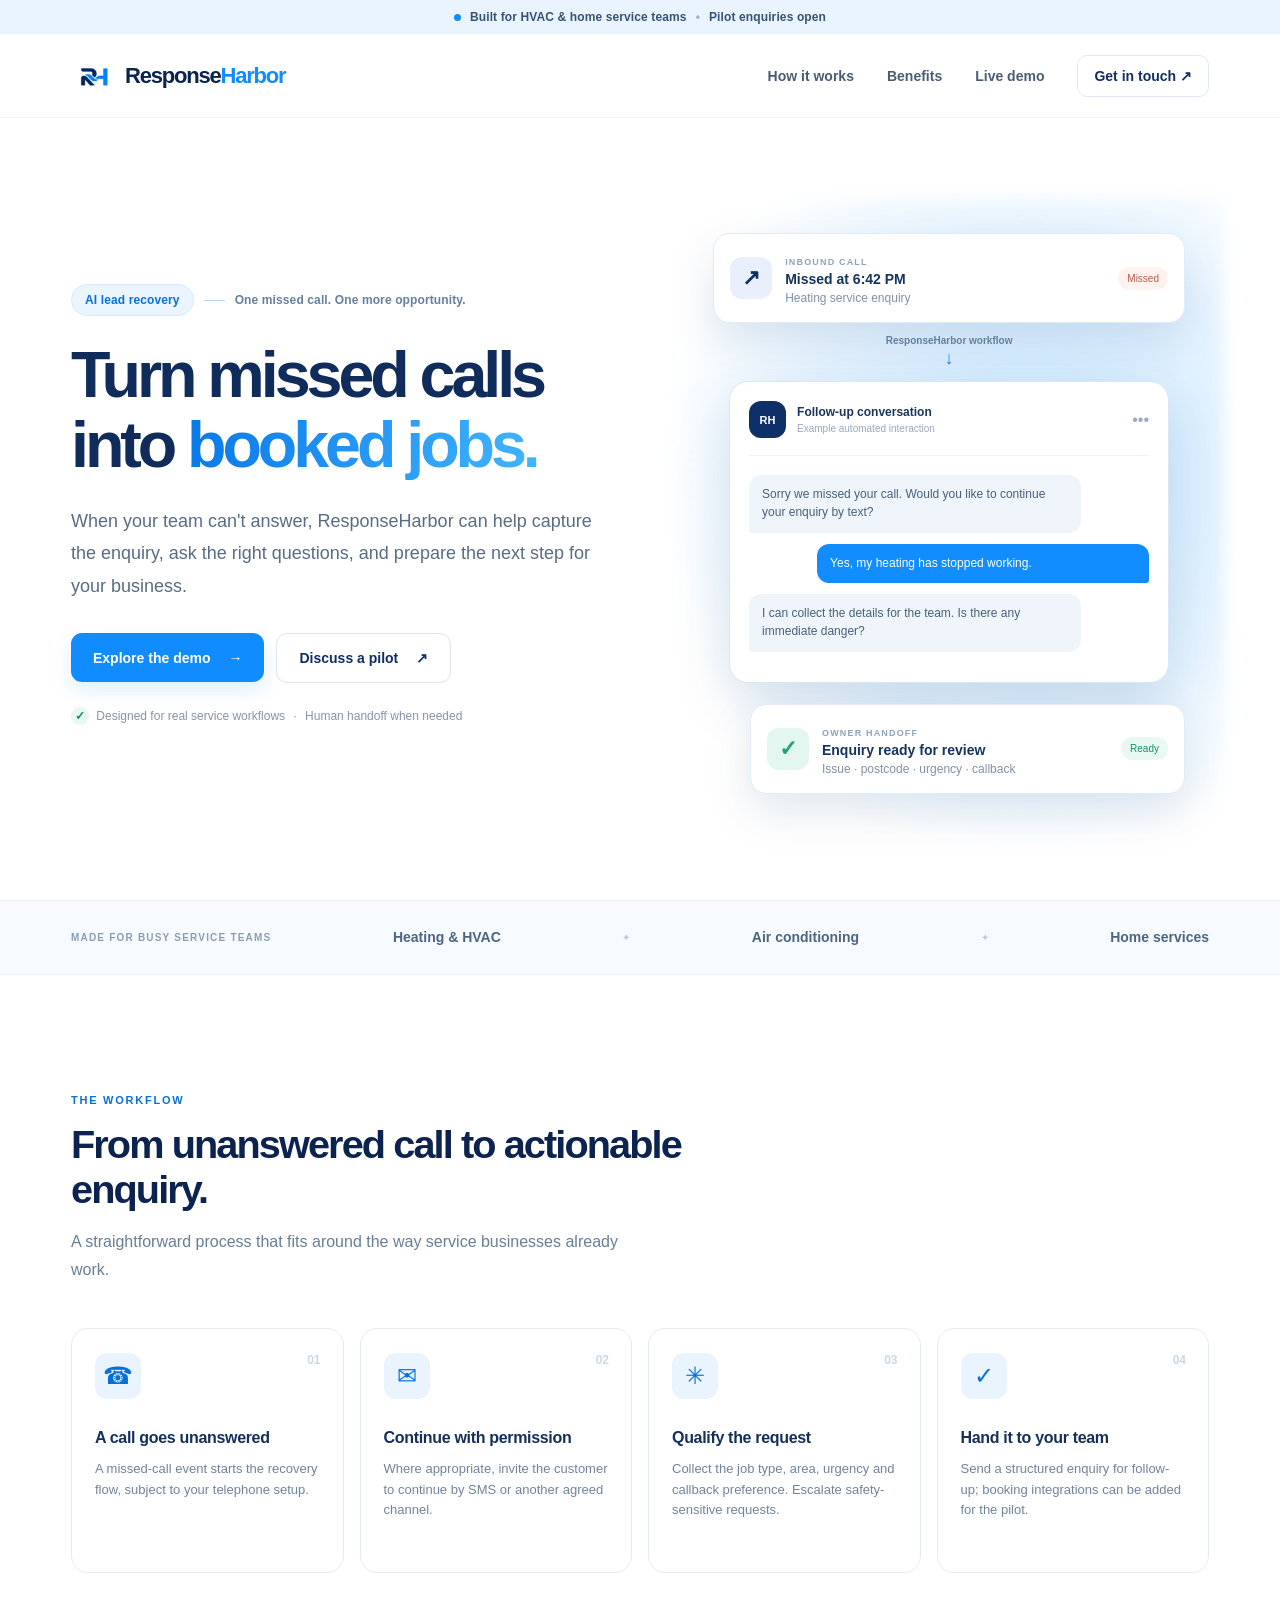
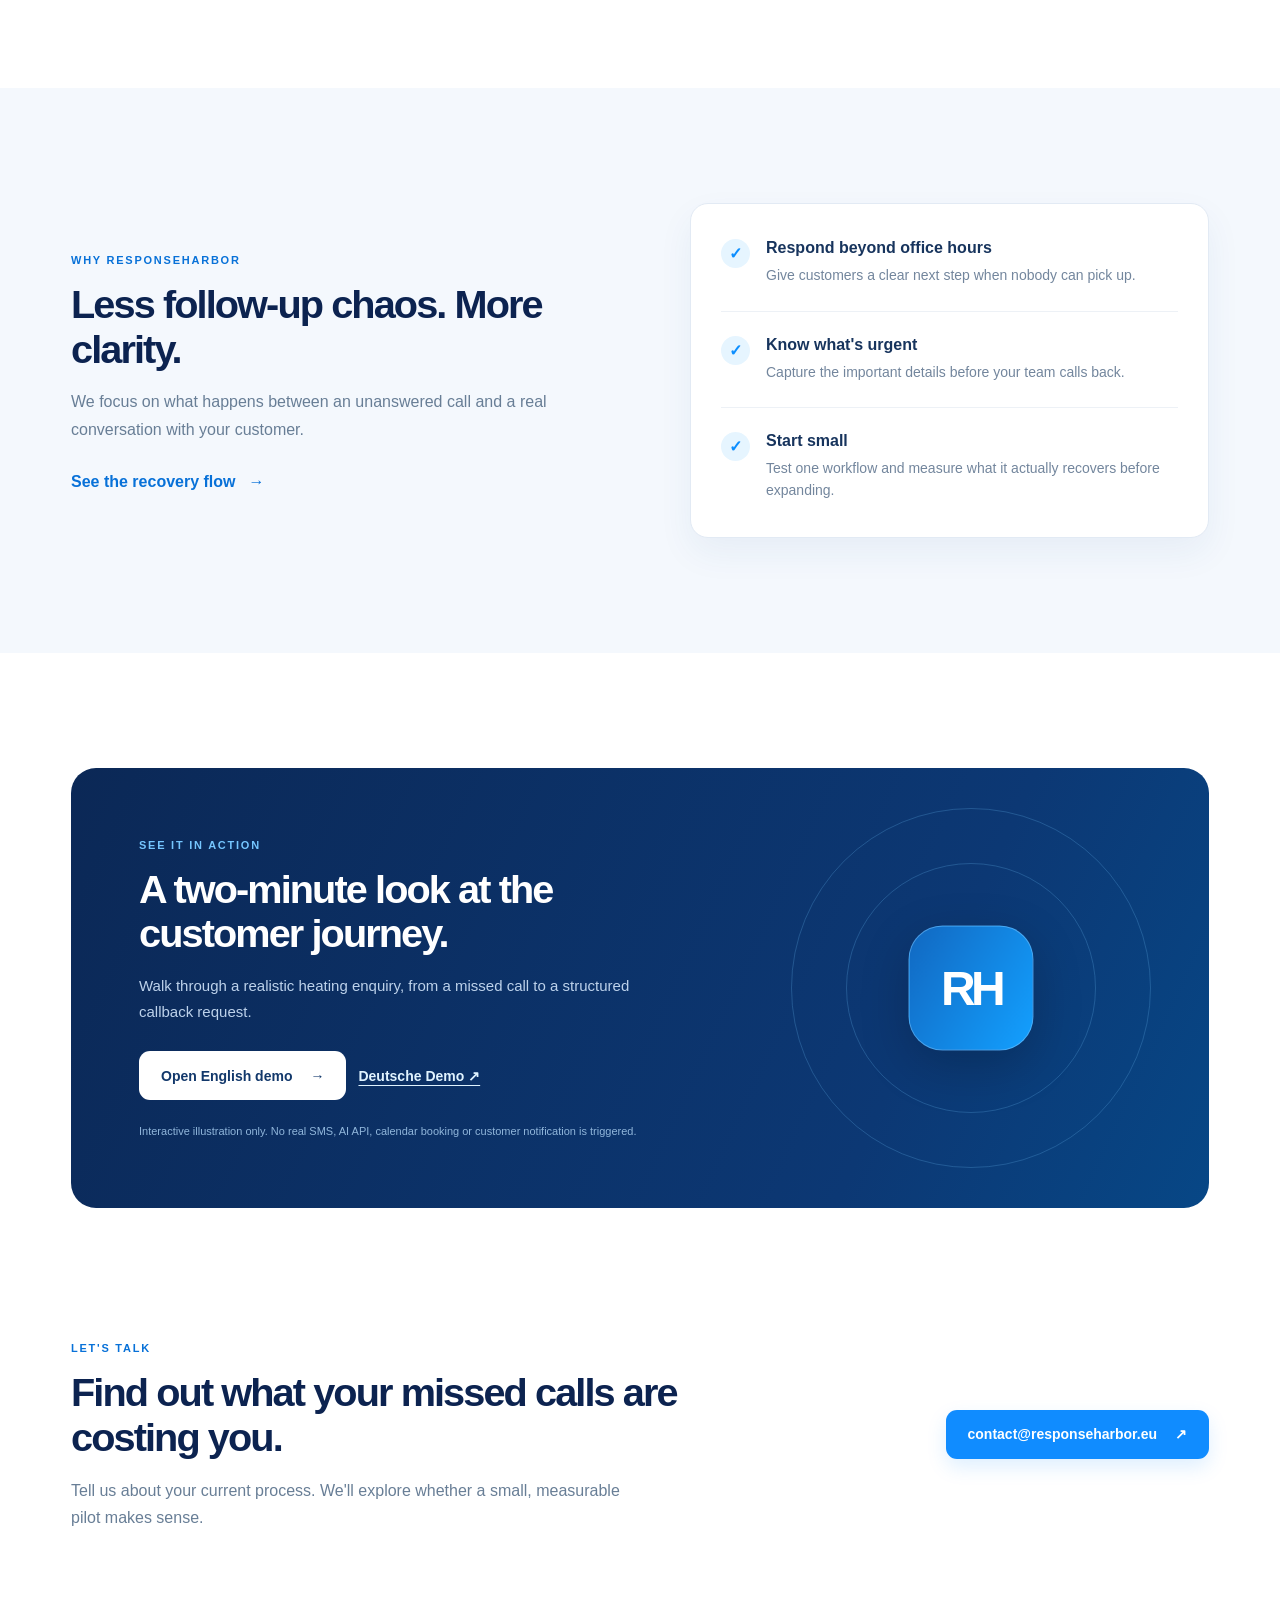
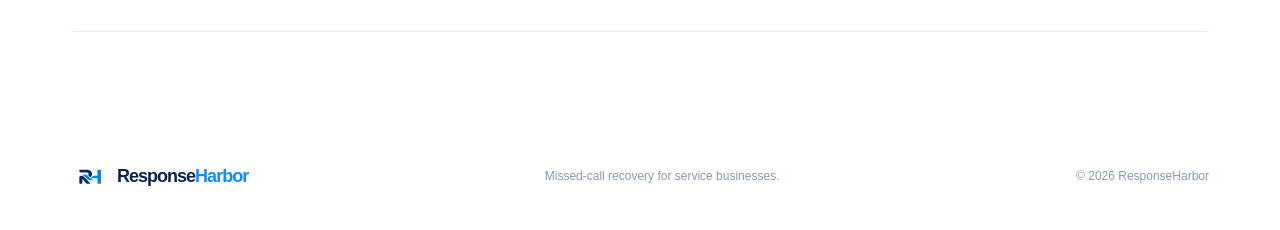
<file: index.html>
<!doctype html>
<html lang="en">
<head>
  <meta charset="utf-8">
  <meta name="viewport" content="width=device-width, initial-scale=1">
  <meta name="theme-color" content="#f8fbff">
  <meta name="description" content="ResponseHarbor helps HVAC and home service teams respond to missed calls, qualify enquiries and get more customers booked.">
  <title>ResponseHarbor — Turn missed calls into booked jobs</title>
  <link rel="icon" type="image/png" href="./assets/responseharbor-icon.png">
  <link rel="stylesheet" href="./styles.css">
</head>
<body>
  <div class="announce"><span class="status-dot" aria-hidden="true"></span> Built for HVAC & home service teams <span class="announce-divider">•</span> Pilot enquiries open</div>
  <header class="site-header" id="top">
    <div class="container nav-wrap">
      <a href="./" class="brand" aria-label="ResponseHarbor home">
        <img src="./assets/responseharbor-icon.png" width="44" height="44" alt="">
        <span>Response<span class="brand-accent">Harbor</span></span>
      </a>
      <button class="menu-btn" type="button" aria-controls="nav-links" aria-expanded="false" aria-label="Toggle menu">☰</button>
      <nav class="nav-links" id="nav-links" aria-label="Main navigation">
        <a href="#how-it-works">How it works</a>
        <a href="#benefits">Benefits</a>
        <a href="./demo/">Live demo</a>
        <a href="mailto:contact@responseharbor.eu?subject=ResponseHarbor%20pilot%20enquiry" class="nav-contact">Get in touch <span aria-hidden="true">↗</span></a>
      </nav>
    </div>
  </header>
  <main>
    <section class="hero container">
      <div class="hero-copy">
        <div class="eyebrow"><span class="mini-badge">AI lead recovery</span><span class="eyebrow-line"></span> One missed call. One more opportunity.</div>
        <h1>Turn missed calls into <span class="gradient-text">booked jobs.</span></h1>
        <p class="hero-lead">When your team can't answer, ResponseHarbor can help capture the enquiry, ask the right questions, and prepare the next step for your business.</p>
        <div class="actions"><a class="button button-primary" href="./demo/">Explore the demo <span aria-hidden="true">→</span></a><a class="button button-light" href="mailto:contact@responseharbor.eu?subject=ResponseHarbor%20pilot%20enquiry">Discuss a pilot <span aria-hidden="true">↗</span></a></div>
        <p class="fineprint"><span class="tiny-check" aria-hidden="true">✓</span> Designed for real service workflows <span class="sep">·</span> Human handoff when needed</p>
      </div>
      <div class="hero-visual" role="img" aria-label="Illustration of a missed phone call being turned into a qualified customer enquiry">
        <div class="hero-glow"></div>
        <div class="mini-card call-card"><div class="card-icon navy">↗</div><div><span class="card-label">INBOUND CALL</span><strong>Missed at 6:42 PM</strong><small>Heating service enquiry</small></div><span class="call-badge">Missed</span></div>
        <div class="connector"><span>ResponseHarbor workflow</span><span aria-hidden="true">↓</span></div>
        <div class="message-card"><div class="message-head"><span class="avatar">RH</span><div><strong>Follow-up conversation</strong><small>Example automated interaction</small></div><span class="message-dots">•••</span></div><div class="bubble bot">Sorry we missed your call. Would you like to continue your enquiry by text?</div><div class="bubble person">Yes, my heating has stopped working.</div><div class="bubble bot">I can collect the details for the team. Is there any immediate danger?</div></div>
        <div class="mini-card lead-card"><div class="card-icon bright">✓</div><div><span class="card-label">OWNER HANDOFF</span><strong>Enquiry ready for review</strong><small>Issue · postcode · urgency · callback</small></div><span class="ready-pill">Ready</span></div>
      </div>
    </section>
    <section class="trust-strip"><div class="container trust-inner"><span>MADE FOR BUSY SERVICE TEAMS</span><div>Heating & HVAC</div><i>✦</i><div>Air conditioning</div><i>✦</i><div>Home services</div></div></section>
    <section id="how-it-works" class="section container">
      <div class="section-heading"><span class="section-label">THE WORKFLOW</span><h2>From unanswered call to actionable enquiry.</h2><p>A straightforward process that fits around the way service businesses already work.</p></div>
      <div class="steps-grid">
        <article class="step"><span class="step-number">01</span><div class="step-icon">☎</div><h3>A call goes unanswered</h3><p>A missed-call event starts the recovery flow, subject to your telephone setup.</p></article>
        <article class="step"><span class="step-number">02</span><div class="step-icon">✉</div><h3>Continue with permission</h3><p>Where appropriate, invite the customer to continue by SMS or another agreed channel.</p></article>
        <article class="step"><span class="step-number">03</span><div class="step-icon">✳</div><h3>Qualify the request</h3><p>Collect the job type, area, urgency and callback preference. Escalate safety-sensitive requests.</p></article>
        <article class="step"><span class="step-number">04</span><div class="step-icon">✓</div><h3>Hand it to your team</h3><p>Send a structured enquiry for follow-up; booking integrations can be added for the pilot.</p></article>
      </div>
    </section>
    <section id="benefits" class="section section-soft"><div class="container benefits-wrap"><div class="benefit-copy"><span class="section-label">WHY RESPONSEHARBOR</span><h2>Less follow-up chaos. More clarity.</h2><p>We focus on what happens between an unanswered call and a real conversation with your customer.</p><a class="text-link" href="./demo/">See the recovery flow <span aria-hidden="true">→</span></a></div><div class="benefit-list"><div class="benefit"><span class="benefit-mark">✓</span><div><h3>Respond beyond office hours</h3><p>Give customers a clear next step when nobody can pick up.</p></div></div><div class="benefit"><span class="benefit-mark">✓</span><div><h3>Know what's urgent</h3><p>Capture the important details before your team calls back.</p></div></div><div class="benefit"><span class="benefit-mark">✓</span><div><h3>Start small</h3><p>Test one workflow and measure what it actually recovers before expanding.</p></div></div></div></div></section>
    <section class="section container demo-section"><div class="demo-panel"><div><span class="section-label section-label-light">SEE IT IN ACTION</span><h2>A two-minute look at the customer journey.</h2><p>Walk through a realistic heating enquiry, from a missed call to a structured callback request.</p><div class="actions"><a class="button button-white" href="./demo/">Open English demo <span aria-hidden="true">→</span></a><a class="demo-secondary" href="./demo/de/">Deutsche Demo ↗</a></div><p class="simulation-note">Interactive illustration only. No real SMS, AI API, calendar booking or customer notification is triggered.</p></div><div class="demo-decoration" aria-hidden="true"><span class="orbit orbit-one"></span><span class="orbit orbit-two"></span><span class="orbit-center">RH</span></div></div></section>
    <section class="section contact-section container" id="contact"><div class="contact-box"><div><span class="section-label">LET'S TALK</span><h2>Find out what your missed calls are costing you.</h2><p>Tell us about your current process. We'll explore whether a small, measurable pilot makes sense.</p></div><a class="button button-primary" href="mailto:contact@responseharbor.eu?subject=ResponseHarbor%20pilot%20enquiry">contact@responseharbor.eu <span aria-hidden="true">↗</span></a></div></section>
  </main>
  <footer class="footer"><div class="container footer-wrap"><a class="brand footer-brand" href="./"><img src="./assets/responseharbor-icon.png" width="36" height="36" alt=""><span>Response<span class="brand-accent">Harbor</span></span></a><p>Missed-call recovery for service businesses.</p><span>© <span id="year">2026</span> ResponseHarbor</span></div></footer>
  <script src="./script.js" defer></script>
</body>
</html>
</file>
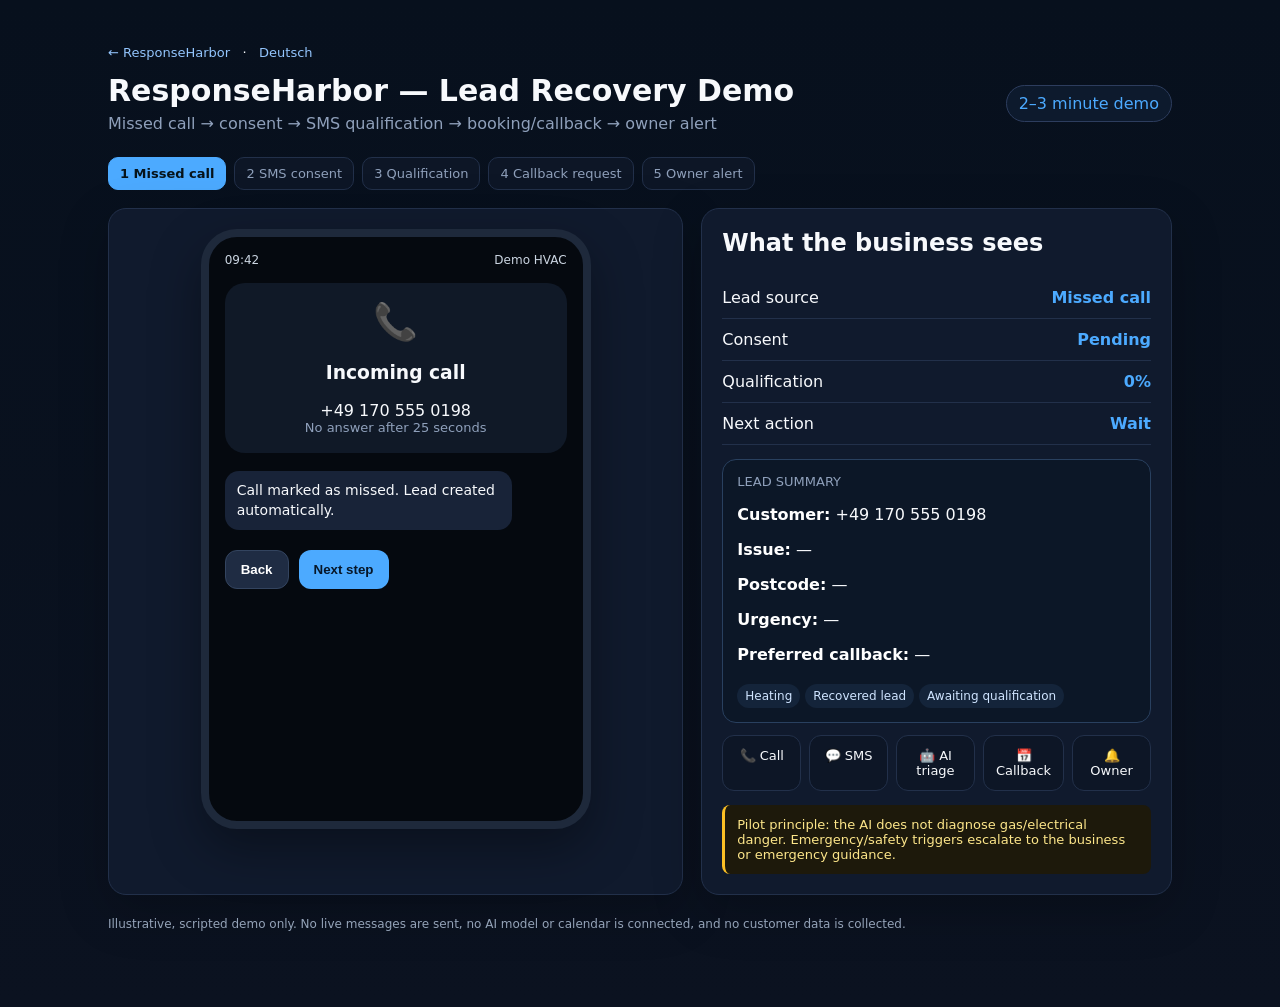
<file: demo/index.html>
<!doctype html>
<html lang="en">
<head>
<meta charset="utf-8"/>
<meta name="viewport" content="width=device-width,initial-scale=1"/>
<title>ResponseHarbor — Live Demo (English)</title>
<style>
:root{--bg:#0b1220;--card:#111b2e;--muted:#8fa0bb;--text:#f7f9fc;--line:#22304a;--accent:#4caaff;--blue:#4caaff;--warn:#fbbf24}
*{box-sizing:border-box} body{margin:0;font-family:Inter,system-ui,-apple-system,Segoe UI,sans-serif;background:linear-gradient(180deg,#07101d,#0b1220);color:var(--text)}
.wrap{max-width:1100px;margin:0 auto;padding:32px 18px 64px}.top{display:flex;justify-content:space-between;gap:16px;align-items:center;margin-bottom:24px}
h1{font-size:30px;margin:0}.sub{color:var(--muted);margin-top:6px}.badge{padding:8px 12px;border:1px solid #2d3d5e;border-radius:999px;color:var(--accent);background:#0d1a2d}
.grid{display:grid;grid-template-columns:1.1fr .9fr;gap:18px}@media(max-width:850px){.grid{grid-template-columns:1fr}}
.card{background:rgba(17,27,46,.96);border:1px solid var(--line);border-radius:18px;padding:20px;box-shadow:0 16px 50px rgba(0,0,0,.22)}
.stepper{display:flex;gap:8px;flex-wrap:wrap;margin:18px 0}.step{padding:8px 11px;border-radius:10px;background:#0d1626;border:1px solid var(--line);color:var(--muted);font-size:13px}.step.active{color:#06131a;background:var(--accent);border-color:var(--accent);font-weight:700}
.phone{max-width:390px;margin:auto;background:#05090f;border:8px solid #1e293b;border-radius:36px;padding:16px;min-height:600px;box-shadow:0 20px 50px rgba(0,0,0,.35)}
.phoneHead{display:flex;justify-content:space-between;color:#cbd5e1;font-size:12px;margin-bottom:16px}.caller{padding:18px;background:#101927;border-radius:20px;text-align:center;margin:10px 0 18px}.caller .icon{font-size:36px}.small{font-size:13px;color:var(--muted)}
.msg{max-width:84%;padding:10px 12px;border-radius:14px;margin:10px 0;font-size:14px;line-height:1.38}.in{background:#182338}.out{background:#1355a8;margin-left:auto}.buttons{display:flex;gap:10px;margin-top:20px}.btn{border:0;border-radius:12px;padding:11px 15px;font-weight:700;cursor:pointer}.primary{background:var(--accent);color:#071728}.secondary{background:#1f2c43;color:#fff;border:1px solid #33445f}
.metric{display:flex;justify-content:space-between;padding:11px 0;border-bottom:1px solid var(--line)}.metric:last-child{border:0}.value{font-weight:800;color:var(--accent)}
.lead{background:#0c1727;border:1px solid #29405f;border-radius:14px;padding:14px;margin-top:14px}.lead b{color:#fff}.tag{display:inline-block;padding:5px 8px;background:#14243a;border-radius:999px;color:#cfe4ff;margin:4px 5px 0 0;font-size:12px}
.flow{display:grid;grid-template-columns:repeat(5,1fr);gap:8px;margin-top:12px}@media(max-width:600px){.flow{grid-template-columns:1fr}}.flow div{padding:12px;text-align:center;border:1px solid var(--line);border-radius:12px;background:#0d1626;font-size:13px}
.note{padding:12px;border-left:3px solid var(--warn);background:#1d190b;border-radius:8px;color:#fde68a;font-size:13px;margin-top:14px}
</style>
</head>
<body>
<div class="wrap"><p style="font-size:13px"><a href="../" style="color:#93c5fd;text-decoration:none">← ResponseHarbor</a> &nbsp; · &nbsp; <a href="./de/" style="color:#93c5fd;text-decoration:none">Deutsch</a></p>
  <div class="top">
    <div><h1>ResponseHarbor — Lead Recovery Demo</h1><div class="sub">Missed call → consent → SMS qualification → booking/callback → owner alert</div></div>
    <div class="badge">2–3 minute demo</div>
  </div>

  <div class="stepper" id="steps">
    <div class="step active">1 Missed call</div><div class="step">2 SMS consent</div><div class="step">3 Qualification</div><div class="step">4 Callback request</div><div class="step">5 Owner alert</div>
  </div>

  <div class="grid">
    <div class="card">
      <div class="phone">
        <div class="phoneHead"><span>09:42</span><span>Demo HVAC</span></div>
        <div id="phoneBody"></div>
        <div class="buttons">
          <button class="btn secondary" onclick="prev()">Back</button>
          <button class="btn primary" onclick="next()">Next step</button>
        </div>
      </div>
    </div>

    <div class="card">
      <h2 style="margin-top:0">What the business sees</h2>
      <div class="metric"><span>Lead source</span><span class="value" id="source">Missed call</span></div>
      <div class="metric"><span>Consent</span><span class="value" id="consent">Pending</span></div>
      <div class="metric"><span>Qualification</span><span class="value" id="qual">0%</span></div>
      <div class="metric"><span>Next action</span><span class="value" id="action">Wait</span></div>

      <div class="lead" id="leadCard">
        <div class="small">LEAD SUMMARY</div>
        <p><b>Customer:</b> +49 170 555 0198</p>
        <p><b>Issue:</b> <span id="issue">—</span></p>
        <p><b>Postcode:</b> <span id="postcode">—</span></p>
        <p><b>Urgency:</b> <span id="urgency">—</span></p>
        <p><b>Preferred callback:</b> <span id="time">—</span></p>
        <div><span class="tag">Heating</span><span class="tag">Recovered lead</span><span class="tag" id="tag">Awaiting qualification</span></div>
      </div>

      <div class="flow">
        <div>📞 Call</div><div>💬 SMS</div><div>🤖 AI triage</div><div>📅 Callback</div><div>🔔 Owner</div>
      </div>
      <div class="note">Pilot principle: the AI does not diagnose gas/electrical danger. Emergency/safety triggers escalate to the business or emergency guidance.</div>
    </div>
  </div>
<p style="color:#94a3b8;font-size:12px;margin-top:22px">Illustrative, scripted demo only. No live messages are sent, no AI model or calendar is connected, and no customer data is collected.</p></div>
<script>
let s=0;
const bodies=[
`<div class="caller"><div class="icon">📞</div><h3>Incoming call</h3><div>+49 170 555 0198</div><div class="small">No answer after 25 seconds</div></div><div class="msg in">Call marked as missed. Lead created automatically.</div>`,
`<div class="caller"><div class="icon">📵</div><h3>Missed call</h3><div class="small">Fallback IVR asks permission to continue by SMS</div></div><div class="msg out">Press 1 if you'd like to continue your enquiry by text.</div><div class="msg in">1</div><div class="msg out">Thanks — we can help collect the details for the heating team.</div>`,
`<div class="msg out">What do you need help with?</div><div class="msg in">My heating stopped working.</div><div class="msg out">Is there any smell of gas, CO alarm, fire or immediate danger?</div><div class="msg in">No.</div><div class="msg out">What postcode is the property in?</div><div class="msg in">42929</div>`,
`<div class="msg out">Thanks. How urgent is the issue?</div><div class="msg in">No heating at all, but no danger.</div><div class="msg out">When would you prefer a callback?</div><div class="msg in">Tomorrow morning.</div><div class="msg out">Got it. I’ll pass this to the team as a priority heating enquiry.</div>`,
`<div class="msg out">✅ Your request has been sent to the HVAC team.</div><div class="caller"><div class="icon">🔔</div><h3>Owner notification</h3><div class="small">Recovered missed call • qualified</div></div><div class="msg in"><b>Heating failure</b><br>42929<br>No immediate danger<br>Callback: tomorrow morning</div>`
];
function draw(){
 document.getElementById("phoneBody").innerHTML=bodies[s];
 [...document.querySelectorAll(".step")].forEach((x,i)=>x.classList.toggle("active",i===s));
 const states=[
  ["Pending","0%","Wait","—","—","—","—","Awaiting qualification"],
  ["Yes","10%","Qualify","—","—","—","—","Consent captured"],
  ["Yes","65%","Continue","Heating stopped","42929","No immediate danger","—","In qualification"],
  ["Yes","100%","Notify owner","Heating stopped","42929","High","Tomorrow morning","Qualified"],
  ["Yes","100%","Owner callback","Heating stopped","42929","High","Tomorrow morning","Owner notified"]
 ][s];
 document.getElementById("consent").textContent=states[0];
 document.getElementById("qual").textContent=states[1];
 document.getElementById("action").textContent=states[2];
 document.getElementById("issue").textContent=states[3];
 document.getElementById("postcode").textContent=states[4];
 document.getElementById("urgency").textContent=states[5];
 document.getElementById("time").textContent=states[6];
 document.getElementById("tag").textContent=states[7];
}
function next(){if(s<4){s++;draw()}}
function prev(){if(s>0){s--;draw()}}
draw();
</script>
</body></html>
</file>
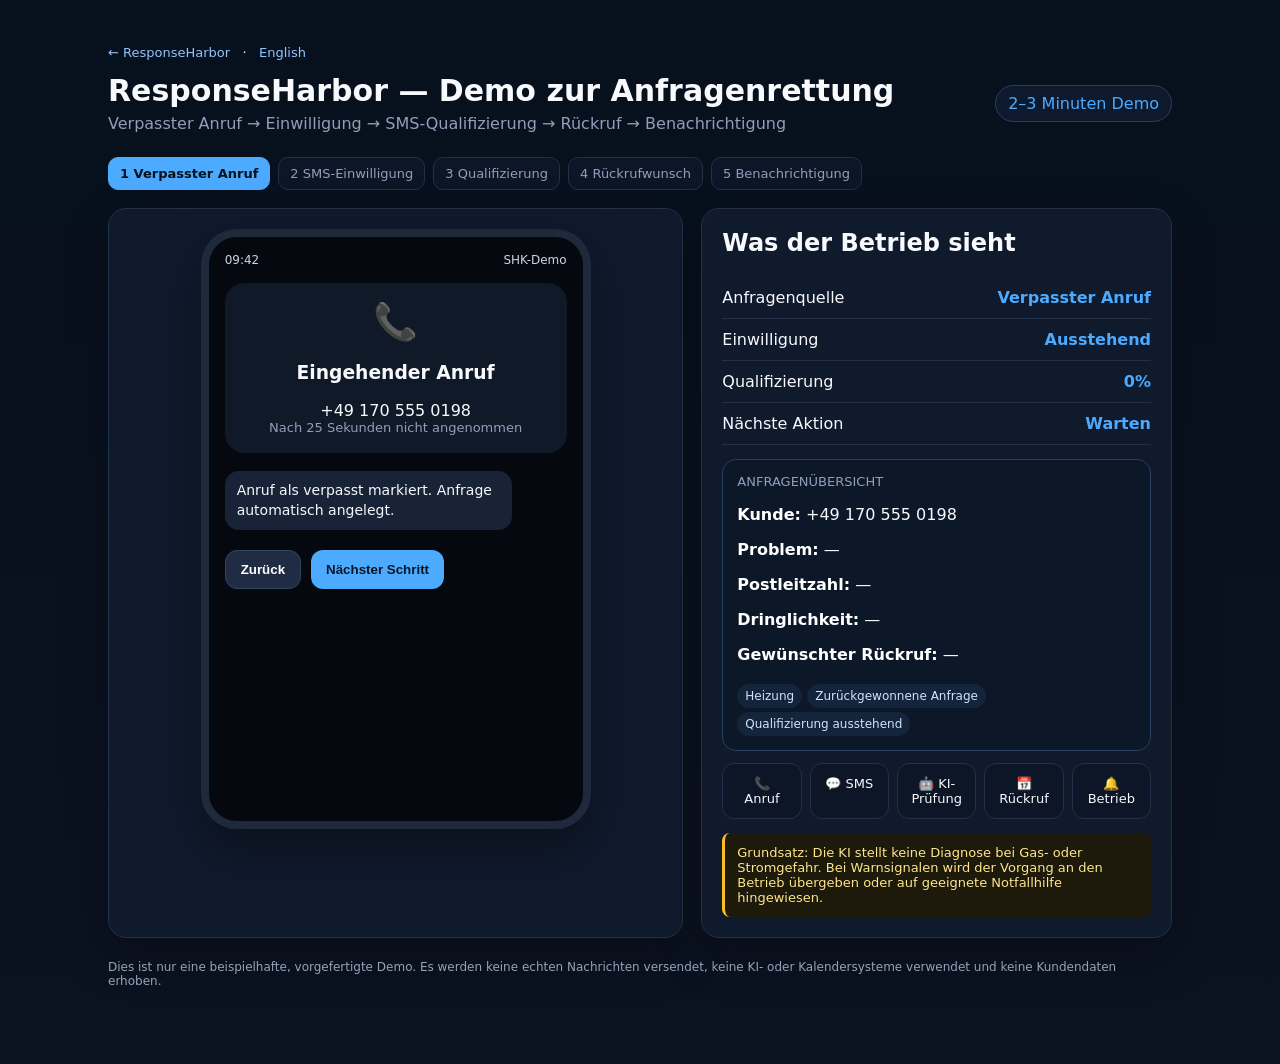
<file: demo/de/index.html>
<!doctype html>
<html lang="de">
<head>
<meta charset="utf-8"/>
<meta name="viewport" content="width=device-width,initial-scale=1"/>
<title>ResponseHarbor — Interaktive Demo (Deutsch)</title>
<style>
:root{--bg:#0b1220;--card:#111b2e;--muted:#8fa0bb;--text:#f7f9fc;--line:#22304a;--accent:#4caaff;--blue:#4caaff;--warn:#fbbf24}
*{box-sizing:border-box} body{margin:0;font-family:Inter,system-ui,-apple-system,Segoe UI,sans-serif;background:linear-gradient(180deg,#07101d,#0b1220);color:var(--text)}
.wrap{max-width:1100px;margin:0 auto;padding:32px 18px 64px}.top{display:flex;justify-content:space-between;gap:16px;align-items:center;margin-bottom:24px}
h1{font-size:30px;margin:0}.sub{color:var(--muted);margin-top:6px}.badge{padding:8px 12px;border:1px solid #2d3d5e;border-radius:999px;color:var(--accent);background:#0d1a2d}
.grid{display:grid;grid-template-columns:1.1fr .9fr;gap:18px}@media(max-width:850px){.grid{grid-template-columns:1fr}}
.card{background:rgba(17,27,46,.96);border:1px solid var(--line);border-radius:18px;padding:20px;box-shadow:0 16px 50px rgba(0,0,0,.22)}
.stepper{display:flex;gap:8px;flex-wrap:wrap;margin:18px 0}.step{padding:8px 11px;border-radius:10px;background:#0d1626;border:1px solid var(--line);color:var(--muted);font-size:13px}.step.active{color:#06131a;background:var(--accent);border-color:var(--accent);font-weight:700}
.phone{max-width:390px;margin:auto;background:#05090f;border:8px solid #1e293b;border-radius:36px;padding:16px;min-height:600px;box-shadow:0 20px 50px rgba(0,0,0,.35)}
.phoneHead{display:flex;justify-content:space-between;color:#cbd5e1;font-size:12px;margin-bottom:16px}.caller{padding:18px;background:#101927;border-radius:20px;text-align:center;margin:10px 0 18px}.caller .icon{font-size:36px}.small{font-size:13px;color:var(--muted)}
.msg{max-width:84%;padding:10px 12px;border-radius:14px;margin:10px 0;font-size:14px;line-height:1.38}.in{background:#182338}.out{background:#1355a8;margin-left:auto}.buttons{display:flex;gap:10px;margin-top:20px}.btn{border:0;border-radius:12px;padding:11px 15px;font-weight:700;cursor:pointer}.primary{background:var(--accent);color:#071728}.secondary{background:#1f2c43;color:#fff;border:1px solid #33445f}
.metric{display:flex;justify-content:space-between;padding:11px 0;border-bottom:1px solid var(--line)}.metric:last-child{border:0}.value{font-weight:800;color:var(--accent)}
.lead{background:#0c1727;border:1px solid #29405f;border-radius:14px;padding:14px;margin-top:14px}.lead b{color:#fff}.tag{display:inline-block;padding:5px 8px;background:#14243a;border-radius:999px;color:#cfe4ff;margin:4px 5px 0 0;font-size:12px}
.flow{display:grid;grid-template-columns:repeat(5,1fr);gap:8px;margin-top:12px}@media(max-width:600px){.flow{grid-template-columns:1fr}}.flow div{padding:12px;text-align:center;border:1px solid var(--line);border-radius:12px;background:#0d1626;font-size:13px}
.note{padding:12px;border-left:3px solid var(--warn);background:#1d190b;border-radius:8px;color:#fde68a;font-size:13px;margin-top:14px}
</style>
</head>
<body>
<div class="wrap"><p style="font-size:13px"><a href="../../" style="color:#93c5fd;text-decoration:none">← ResponseHarbor</a> &nbsp; · &nbsp; <a href="../" style="color:#93c5fd;text-decoration:none">English</a></p>
  <div class="top">
    <div><h1>ResponseHarbor — Demo zur Anfragenrettung</h1><div class="sub">Verpasster Anruf → Einwilligung → SMS-Qualifizierung → Rückruf → Benachrichtigung</div></div>
    <div class="badge">2–3 Minuten Demo</div>
  </div>

  <div class="stepper" id="steps">
    <div class="step active">1 Verpasster Anruf</div><div class="step">2 SMS-Einwilligung</div><div class="step">3 Qualifizierung</div><div class="step">4 Rückrufwunsch</div><div class="step">5 Benachrichtigung</div>
  </div>

  <div class="grid">
    <div class="card">
      <div class="phone">
        <div class="phoneHead"><span>09:42</span><span>SHK-Demo</span></div>
        <div id="phoneBody"></div>
        <div class="buttons">
          <button class="btn secondary" onclick="prev()">Zurück</button>
          <button class="btn primary" onclick="next()">Nächster Schritt</button>
        </div>
      </div>
    </div>

    <div class="card">
      <h2 style="margin-top:0">Was der Betrieb sieht</h2>
      <div class="metric"><span>Anfragenquelle</span><span class="value" id="source">Verpasster Anruf</span></div>
      <div class="metric"><span>Einwilligung</span><span class="value" id="consent">Ausstehend</span></div>
      <div class="metric"><span>Qualifizierung</span><span class="value" id="qual">0%</span></div>
      <div class="metric"><span>Nächste Aktion</span><span class="value" id="action">Warten</span></div>

      <div class="lead" id="leadCard">
        <div class="small">ANFRAGENÜBERSICHT</div>
        <p><b>Kunde:</b> +49 170 555 0198</p>
        <p><b>Problem:</b> <span id="issue">—</span></p>
        <p><b>Postleitzahl:</b> <span id="postcode">—</span></p>
        <p><b>Dringlichkeit:</b> <span id="urgency">—</span></p>
        <p><b>Gewünschter Rückruf:</b> <span id="time">—</span></p>
        <div><span class="tag">Heizung</span><span class="tag">Zurückgewonnene Anfrage</span><span class="tag" id="tag">Qualifizierung ausstehend</span></div>
      </div>

      <div class="flow">
        <div>📞 Anruf</div><div>💬 SMS</div><div>🤖 KI-Prüfung</div><div>📅 Rückruf</div><div>🔔 Betrieb</div>
      </div>
      <div class="note">Grundsatz: Die KI stellt keine Diagnose bei Gas- oder Stromgefahr. Bei Warnsignalen wird der Vorgang an den Betrieb übergeben oder auf geeignete Notfallhilfe hingewiesen.</div>
    </div>
  </div>
<p style="color:#94a3b8;font-size:12px;margin-top:22px">Dies ist nur eine beispielhafte, vorgefertigte Demo. Es werden keine echten Nachrichten versendet, keine KI- oder Kalendersysteme verwendet und keine Kundendaten erhoben.</p></div>
<script>
let s=0;
const bodies=[
`<div class="caller"><div class="icon">📞</div><h3>Eingehender Anruf</h3><div>+49 170 555 0198</div><div class="small">Nach 25 Sekunden nicht angenommen</div></div><div class="msg in">Anruf als verpasst markiert. Anfrage automatisch angelegt.</div>`,
`<div class="caller"><div class="icon">📵</div><h3>Verpasster Anruf</h3><div class="small">Eine automatische Ansage fragt nach der Zustimmung zur SMS-Kommunikation.</div></div><div class="msg out">Drücken Sie 1, wenn Sie Ihre Anfrage per SMS fortsetzen möchten.</div><div class="msg in">1</div><div class="msg out">Vielen Dank! Wir erfassen die Angaben für den Heizungsbetrieb.</div>`,
`<div class="msg out">Wobei benötigen Sie Hilfe?</div><div class="msg in">Meine Heizung ist ausgefallen.</div><div class="msg out">Gibt es Gasgeruch, einen CO-Alarm, Feuer oder eine unmittelbare Gefahr?</div><div class="msg in">Nein.</div><div class="msg out">Wie lautet die Postleitzahl der Immobilie?</div><div class="msg in">42929</div>`,
`<div class="msg out">Danke. Wie dringend ist das Problem?</div><div class="msg in">Die Heizung funktioniert gar nicht, aber es besteht keine Gefahr.</div><div class="msg out">Wann würden Sie einen Rückruf bevorzugen?</div><div class="msg in">Morgen Vormittag.</div><div class="msg out">Verstanden. Ich leite die Heizungsanfrage mit hoher Priorität an den Betrieb weiter.</div>`,
`<div class="msg out">✅ Ihre Anfrage wurde an den SHK-Betrieb übermittelt.</div><div class="caller"><div class="icon">🔔</div><h3>Benachrichtigung an den Betrieb</h3><div class="small">Zurückgewonnener Anruf • qualifiziert</div></div><div class="msg in"><b>Heizungsausfall</b><br>42929<br>Keine unmittelbare Gefahr<br>Rückruf: morgen Vormittag</div>`
];
function draw(){
 document.getElementById("phoneBody").innerHTML=bodies[s];
 [...document.querySelectorAll(".step")].forEach((x,i)=>x.classList.toggle("active",i===s));
 const states=[
  [
    "Ausstehend",
    "0%",
    "Warten",
    "—",
    "—",
    "—",
    "—",
    "Qualifizierung ausstehend"
  ],
  [
    "Erteilt",
    "10%",
    "Qualifizieren",
    "—",
    "—",
    "—",
    "—",
    "Einwilligung erfasst"
  ],
  [
    "Erteilt",
    "65%",
    "Fortfahren",
    "Heizung ausgefallen",
    "42929",
    "Keine unmittelbare Gefahr",
    "—",
    "In Qualifizierung"
  ],
  [
    "Erteilt",
    "100%",
    "Betrieb informieren",
    "Heizung ausgefallen",
    "42929",
    "Hoch",
    "Morgen Vormittag",
    "Qualifiziert"
  ],
  [
    "Erteilt",
    "100%",
    "Rückruf durch Betrieb",
    "Heizung ausgefallen",
    "42929",
    "Hoch",
    "Morgen Vormittag",
    "Betrieb informiert"
  ]
][s];
 document.getElementById("consent").textContent=states[0];
 document.getElementById("qual").textContent=states[1];
 document.getElementById("action").textContent=states[2];
 document.getElementById("issue").textContent=states[3];
 document.getElementById("postcode").textContent=states[4];
 document.getElementById("urgency").textContent=states[5];
 document.getElementById("time").textContent=states[6];
 document.getElementById("tag").textContent=states[7];
}
function next(){if(s<4){s++;draw()}}
function prev(){if(s>0){s--;draw()}}
draw();
</script>
</body></html>
</file>
<file: styles.css>
:root{--navy:#102f63;--navy-dark:#0c2350;--blue:#108cff;--blue-dark:#0871d8;--text:#172b48;--muted:#667890;--line:#e1e9f3;--soft:#f4f8fc;--white:#fff}
*{box-sizing:border-box}html{scroll-behavior:smooth}body{margin:0;font-family:Inter,-apple-system,BlinkMacSystemFont,"Segoe UI",Arial,sans-serif;color:var(--text);background:#fff;-webkit-font-smoothing:antialiased}a{color:inherit;text-decoration:none}button{font:inherit}.container{max-width:1190px;padding-left:26px;padding-right:26px;margin:0 auto}.announce{height:34px;display:flex;align-items:center;justify-content:center;gap:9px;background:#eaf4ff;color:#355375;font-size:12px;font-weight:600;letter-spacing:.01em}.announce-divider{color:#9fb4ca}.status-dot{height:7px;width:7px;background:#0f8eff;border-radius:50%}.site-header{background:#fff;border-bottom:1px solid #edf1f6;position:sticky;top:0;z-index:20}.nav-wrap{height:83px;display:flex;align-items:center;justify-content:space-between;gap:25px}.brand{display:inline-flex;align-items:center;gap:10px;font-size:22px;letter-spacing:-.055em;font-weight:800;color:var(--navy-dark);white-space:nowrap}.brand img{object-fit:contain;display:block}.brand-accent{color:var(--blue)}.nav-links{display:flex;align-items:center;gap:33px;color:#4a5c72;font-size:14px;font-weight:600}.nav-links a:hover{color:var(--blue)}.nav-contact{border:1px solid var(--line);border-radius:10px;padding:12px 16px;background:#fff;color:var(--navy)!important}.nav-contact:hover{border-color:#9bd0ff;background:#f5fbff}.menu-btn{display:none;background:none;border:0;color:var(--navy);font-size:26px;padding:8px;cursor:pointer}
.hero{min-height:615px;display:grid;grid-template-columns:1.04fr .96fr;gap:55px;align-items:center;padding-top:75px;padding-bottom:84px}.eyebrow{display:flex;align-items:center;gap:10px;font-size:12px;letter-spacing:.01em;color:#65809f;font-weight:700;margin-bottom:24px}.mini-badge{color:var(--blue-dark);background:#eaf5ff;border:1px solid #d5edff;border-radius:100px;padding:8px 13px;white-space:nowrap}.eyebrow-line{height:1px;width:21px;background:#bfd3e7}.hero h1{font-size:clamp(48px,5.05vw,70px);line-height:1.085;letter-spacing:-.063em;max-width:660px;margin:0 0 25px;font-weight:790;color:#0f2c5b}.gradient-text{background:linear-gradient(100deg,#0878e8,#42b5ff);background-clip:text;-webkit-background-clip:text;color:transparent}.hero-lead{font-size:18px;line-height:1.78;color:#596c84;max-width:550px;margin:0 0 31px}.actions{display:flex;gap:12px;align-items:center;flex-wrap:wrap}.button{display:inline-flex;align-items:center;justify-content:center;gap:18px;border-radius:11px;font-size:14px;font-weight:700;padding:16px 22px;min-height:49px;transition:transform .18s,background .18s,box-shadow .18s}.button:hover{transform:translateY(-2px)}.button-primary{background:var(--blue);color:#fff;box-shadow:0 8px 20px #0085ff22}.button-primary:hover{background:var(--blue-dark);box-shadow:0 10px 27px #0085ff36}.button-light{border:1px solid #dbe5f0;background:#fff;color:var(--navy)}.button-light:hover{background:#f6faff}.fineprint{color:#8795a6;font-size:12px;margin:24px 0 0}.tiny-check{display:inline-flex;width:18px;height:18px;align-items:center;justify-content:center;background:#e8f7f1;color:#168a66;border-radius:50%;font-weight:900;margin-right:4px}.sep{padding:0 5px}
.hero-visual{position:relative;padding:40px 24px 22px;min-width:0;isolation:isolate}.hero-glow{z-index:-1;position:absolute;inset:5px -15px -20px;background:radial-gradient(ellipse at 65% 44%,#c8e7ff 0,#e7f4ff 48%,transparent 75%);filter:blur(8px)}.mini-card{display:flex;align-items:center;gap:13px;background:#fff;border:1px solid #e3ebf5;padding:17px 16px;border-radius:16px;box-shadow:0 17px 45px #1c4e8122}.card-icon{height:42px;width:42px;border-radius:12px;flex-shrink:0;display:flex;justify-content:center;align-items:center;font-size:22px;font-weight:700}.card-icon.navy{background:#eaf0fb;color:var(--navy)}.card-icon.bright{background:#e4f6f0;color:#20a17b}.mini-card div:nth-child(2){min-width:0}.mini-card strong,.mini-card small{display:block}.mini-card strong{font-size:14px;color:#16345e;margin:2px 0 4px}.mini-card small{color:#8291a5;font-size:12px}.card-label{font-size:9px;font-weight:800;letter-spacing:.13em;color:#8ea3bd}.call-badge{font-size:10px;color:#b75b4b;background:#fff2ef;padding:6px 9px;border-radius:100px;margin-left:auto}.ready-pill{font-size:10px;color:#188e6d;background:#e8f8f2;padding:6px 9px;border-radius:100px;margin-left:auto}.connector{display:flex;flex-direction:column;align-items:center;color:#64809e;font-size:10px;font-weight:700;gap:2px;padding:12px}.connector span:nth-child(2){font-size:18px;color:#1c8af2}.message-card{max-width:440px;margin:0 auto;background:#fff;border:1px solid #dbe7f4;border-radius:19px;box-shadow:0 20px 54px #1c4e8127;padding:19px}.message-head{display:flex;align-items:center;gap:11px;padding-bottom:17px;margin-bottom:19px;border-bottom:1px solid #eff3f8}.avatar{background:#0e2f68;color:#fff;border-radius:12px;width:37px;height:37px;display:flex;align-items:center;justify-content:center;font-size:11px;font-weight:800}.message-head strong,.message-head small{display:block}.message-head strong{font-size:12px;color:#1a355d}.message-head small{font-size:10px;color:#99a8ba;margin-top:4px}.message-dots{margin-left:auto;color:#98acc3}.bubble{font-size:12px;line-height:1.48;padding:11px 13px;border-radius:12px;margin:11px 0;max-width:83%;}.bubble.bot{background:#eff5fb;color:#48607d;border-bottom-left-radius:3px}.bubble.person{background:#118dff;color:#fff;margin-left:auto;border-bottom-right-radius:3px}.lead-card{margin:21px 0 0 auto;max-width:435px}
.trust-strip{background:#f7faff;border-top:1px solid #eaf0f7;border-bottom:1px solid #eaf0f7}.trust-inner{min-height:73px;display:flex;align-items:center;justify-content:space-between;gap:15px;flex-wrap:wrap}.trust-inner span{color:#8b9db3;letter-spacing:.12em;font-size:10px;font-weight:800}.trust-inner div{font-size:14px;color:#4c6582;font-weight:700}.trust-inner i{font-style:normal;color:#b1cbe2;font-size:10px}
.section{padding-top:115px;padding-bottom:115px}.section-heading{max-width:660px;margin-bottom:45px}.section-label{display:inline-block;color:var(--blue-dark);font-size:11px;letter-spacing:.16em;font-weight:800;margin-bottom:16px}.section-heading h2,.benefit-copy h2,.demo-panel h2,.contact-box h2{font-size:clamp(32px,3.1vw,45px);letter-spacing:-.048em;line-height:1.13;margin:0 0 17px;color:var(--navy-dark)}.section-heading p,.benefit-copy p,.contact-box p{color:#687e96;font-size:16px;line-height:1.7;margin:0;max-width:550px}.steps-grid{display:grid;grid-template-columns:repeat(4,1fr);gap:16px}.step{border:1px solid #e3ebf3;border-radius:17px;padding:24px 23px 27px;min-height:245px;position:relative;background:#fff;transition:box-shadow .2s,transform .2s}.step:hover{transform:translateY(-3px);box-shadow:0 15px 36px #0e47861a}.step-number{position:absolute;right:22px;top:24px;color:#c9d9e8;font-size:12px;font-weight:800}.step-icon{border-radius:12px;background:#eaf4ff;color:var(--blue-dark);display:flex;align-items:center;justify-content:center;width:46px;height:46px;font-size:24px;margin-bottom:30px}.step h3{margin:0 0 12px;font-size:16px;color:#152f59;letter-spacing:-.02em}.step p{margin:0;color:#71849b;line-height:1.6;font-size:13px}.section-soft{background:#f4f8fd}.benefits-wrap{display:grid;grid-template-columns:1fr 1fr;gap:100px;align-items:center}.benefit-copy p{margin:0 0 30px}.text-link{display:inline-flex;align-items:center;gap:13px;font-weight:700;color:var(--blue-dark)}.benefit-list{background:#fff;border:1px solid #e2eaf4;border-radius:18px;padding:11px 30px;box-shadow:0 15px 35px #194a8810}.benefit{display:flex;gap:16px;align-items:start;padding:24px 0}.benefit:not(:last-child){border-bottom:1px solid #edf1f6}.benefit-mark{flex-shrink:0;width:29px;height:29px;display:flex;align-items:center;justify-content:center;background:#e6f5ff;color:#0c8eff;border-radius:50%;font-weight:900}.benefit h3{font-size:16px;color:#17345d;margin:0 0 8px}.benefit p{font-size:14px;line-height:1.55;margin:0;color:#73869d}
.demo-section{padding-bottom:40px}.demo-panel{border-radius:25px;background:linear-gradient(115deg,#0b2856,#0c3874 72%,#074786);padding:67px 68px;display:grid;grid-template-columns:1.3fr .7fr;gap:30px;overflow:hidden;color:#fff;position:relative}.section-label-light{color:#75c6ff}.demo-panel h2{color:#fff;max-width:530px}.demo-panel p{line-height:1.7;max-width:510px;color:#bdd2eb;font-size:15px}.demo-panel .actions{margin-top:27px}.button-white{background:#fff;color:#12386b}.demo-secondary{color:#e0f3ff;text-decoration:underline;text-underline-offset:4px;font-size:14px;font-weight:650}.demo-panel .simulation-note{font-size:11px;color:#90b6db;margin:22px 0 0;max-width:500px}.demo-decoration{position:relative;min-height:230px}.orbit{position:absolute;border:1px solid #5398d255;border-radius:50%;left:50%;top:50%;transform:translate(-50%,-50%)}.orbit-one{width:250px;height:250px}.orbit-two{width:360px;height:360px}.orbit-center{position:absolute;top:50%;left:50%;transform:translate(-50%,-50%);background:linear-gradient(120deg,#1168c1,#13a0ff);border:1px solid #78c6ff88;width:125px;height:125px;border-radius:34px;display:flex;align-items:center;justify-content:center;font-size:48px;font-weight:800;letter-spacing:-.1em;box-shadow:0 15px 50px #0003}
.contact-section{padding-top:90px}.contact-box{border-bottom:1px solid #e5edf5;display:flex;gap:50px;align-items:center;justify-content:space-between;padding-bottom:100px}.contact-box h2{max-width:610px}.contact-box .button{flex-shrink:0}.footer{padding:10px 0 35px}.footer-wrap{display:flex;align-items:center;justify-content:space-between;gap:20px;color:#889ab0;font-size:12px}.footer-brand{font-size:18px}.footer-wrap p{font-size:12px}
@media(max-width:1030px){.nav-links{gap:20px}.hero{gap:20px}.hero h1{font-size:55px}.steps-grid{grid-template-columns:repeat(2,1fr)}.benefits-wrap{gap:50px}.contact-box{flex-direction:column;align-items:flex-start;gap:25px}}
@media(max-width:760px){.container{padding-left:20px;padding-right:20px}.announce{font-size:10px}.nav-wrap{height:70px}.brand{font-size:20px}.menu-btn{display:block}.nav-links{display:none;position:absolute;top:70px;left:0;right:0;background:white;box-shadow:0 18px 30px #102c501c;border-bottom:1px solid #eaf0f6;padding:20px;flex-direction:column;align-items:stretch;gap:0}.nav-links.open{display:flex}.nav-links a{padding:14px 10px}.nav-contact{margin-top:8px;text-align:center}.hero{grid-template-columns:1fr;padding-top:65px;padding-bottom:54px;gap:18px}.hero h1{font-size:clamp(42px,12vw,62px)}.hero-lead{font-size:16px;line-height:1.65}.hero-visual{max-width:560px;width:100%;justify-self:center;padding-left:9px;padding-right:9px}.trust-inner{justify-content:center;gap:9px 15px;padding-top:21px;padding-bottom:21px}.trust-inner span{width:100%;text-align:center}.trust-inner div{font-size:12px}.trust-inner i:last-of-type{display:none}.section{padding-top:78px;padding-bottom:78px}.steps-grid{grid-template-columns:1fr 1fr}.benefits-wrap{grid-template-columns:1fr;gap:29px}.demo-section{padding-bottom:0}.demo-panel{grid-template-columns:1fr;padding:38px 29px}.demo-decoration{display:none}.contact-section{padding-top:60px}.contact-box{padding-bottom:62px}.footer-wrap{flex-wrap:wrap;justify-content:space-between}.footer-wrap p{width:100%;order:3}}
@media(max-width:480px){.announce-divider{display:none}.announce{gap:7px}.eyebrow{font-size:11px;gap:6px}.eyebrow-line{width:9px}.hero h1{font-size:43px}.actions{align-items:stretch}.actions .button{width:100%}.hero-visual{padding-left:0;padding-right:0}.mini-card{padding:12px 10px;gap:9px}.mini-card strong{font-size:12px}.card-label{font-size:8px}.call-badge,.ready-pill{font-size:8px}.message-card{padding:15px}.bubble{font-size:11px}.steps-grid{grid-template-columns:1fr}.step{min-height:auto}.trust-inner i{display:none}.trust-inner div{font-size:12px}.section-heading h2,.benefit-copy h2,.demo-panel h2,.contact-box h2{font-size:34px}.benefit-list{padding:6px 20px}.demo-panel{padding:34px 20px}.contact-box .button{font-size:13px;padding:16px 12px;width:100%}}
@media(prefers-reduced-motion:reduce){html{scroll-behavior:auto}*,*:before,*:after{transition:none!important}}
</file>
